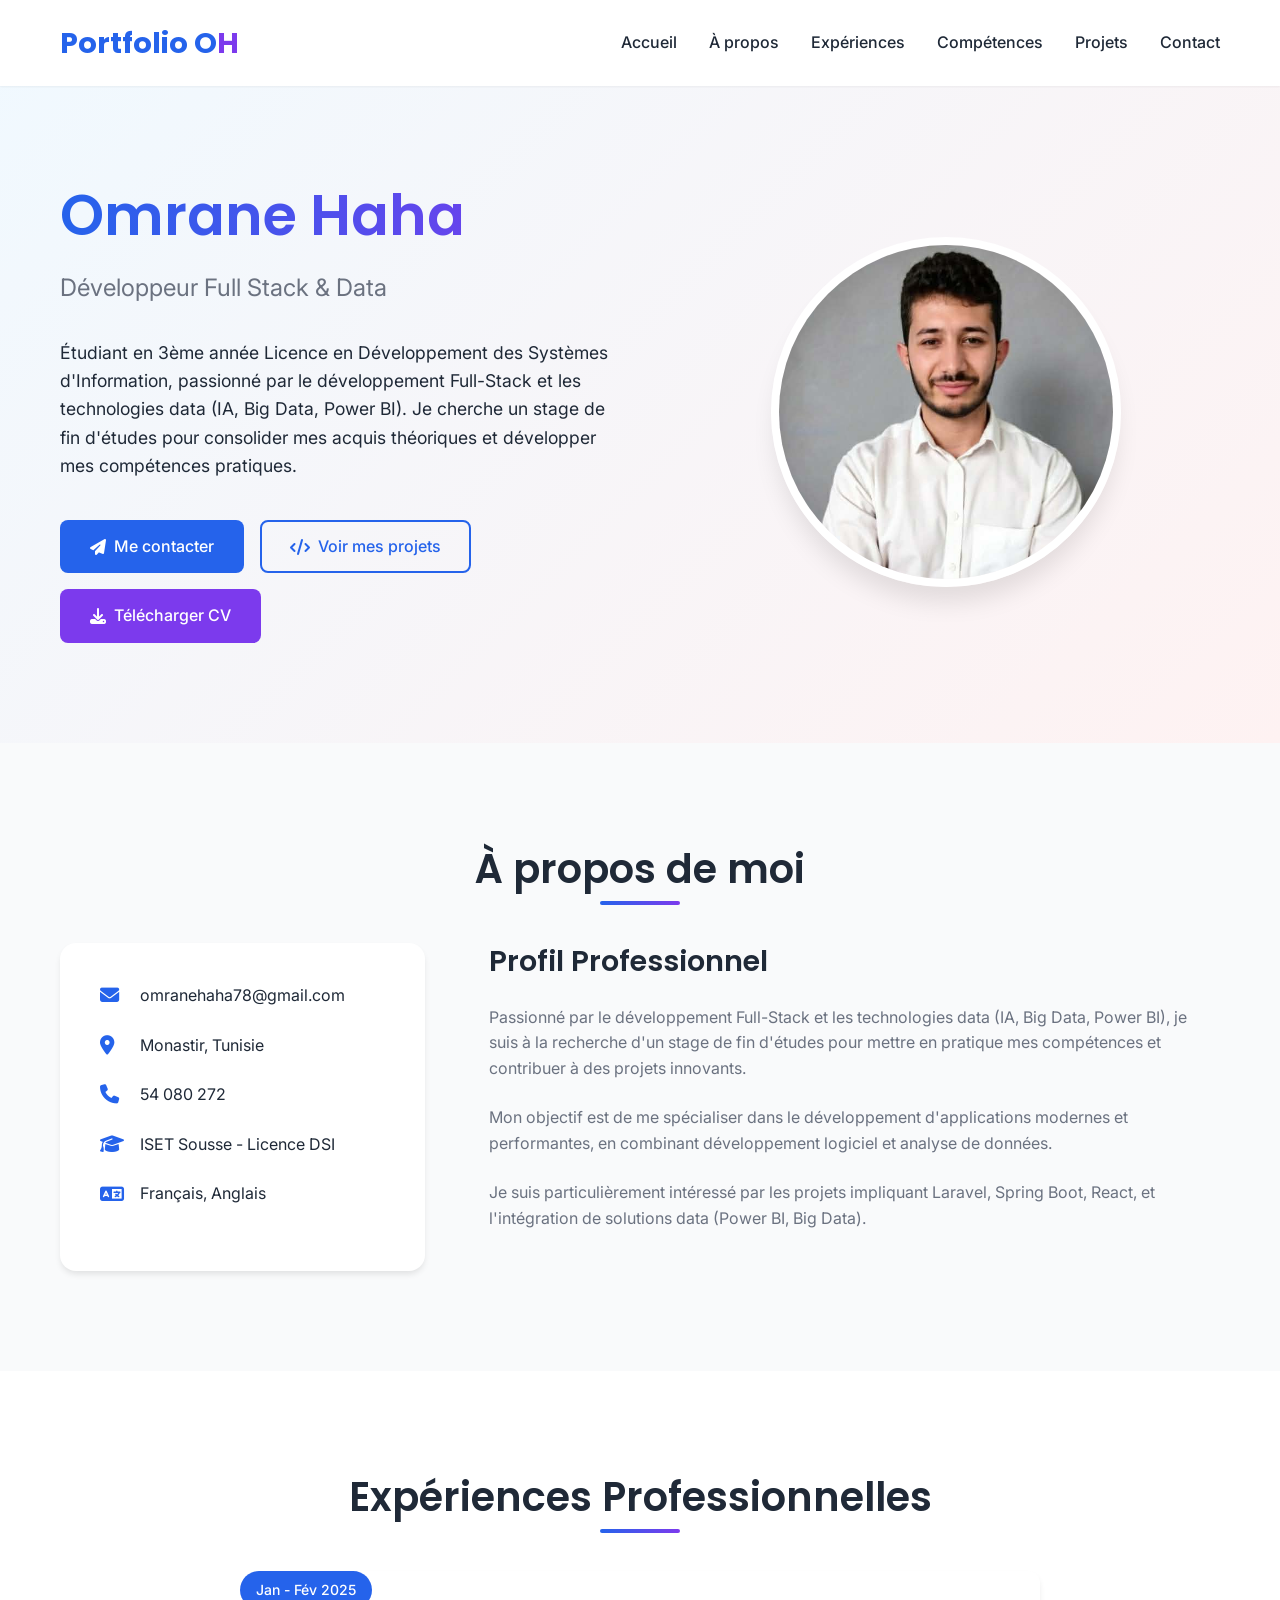
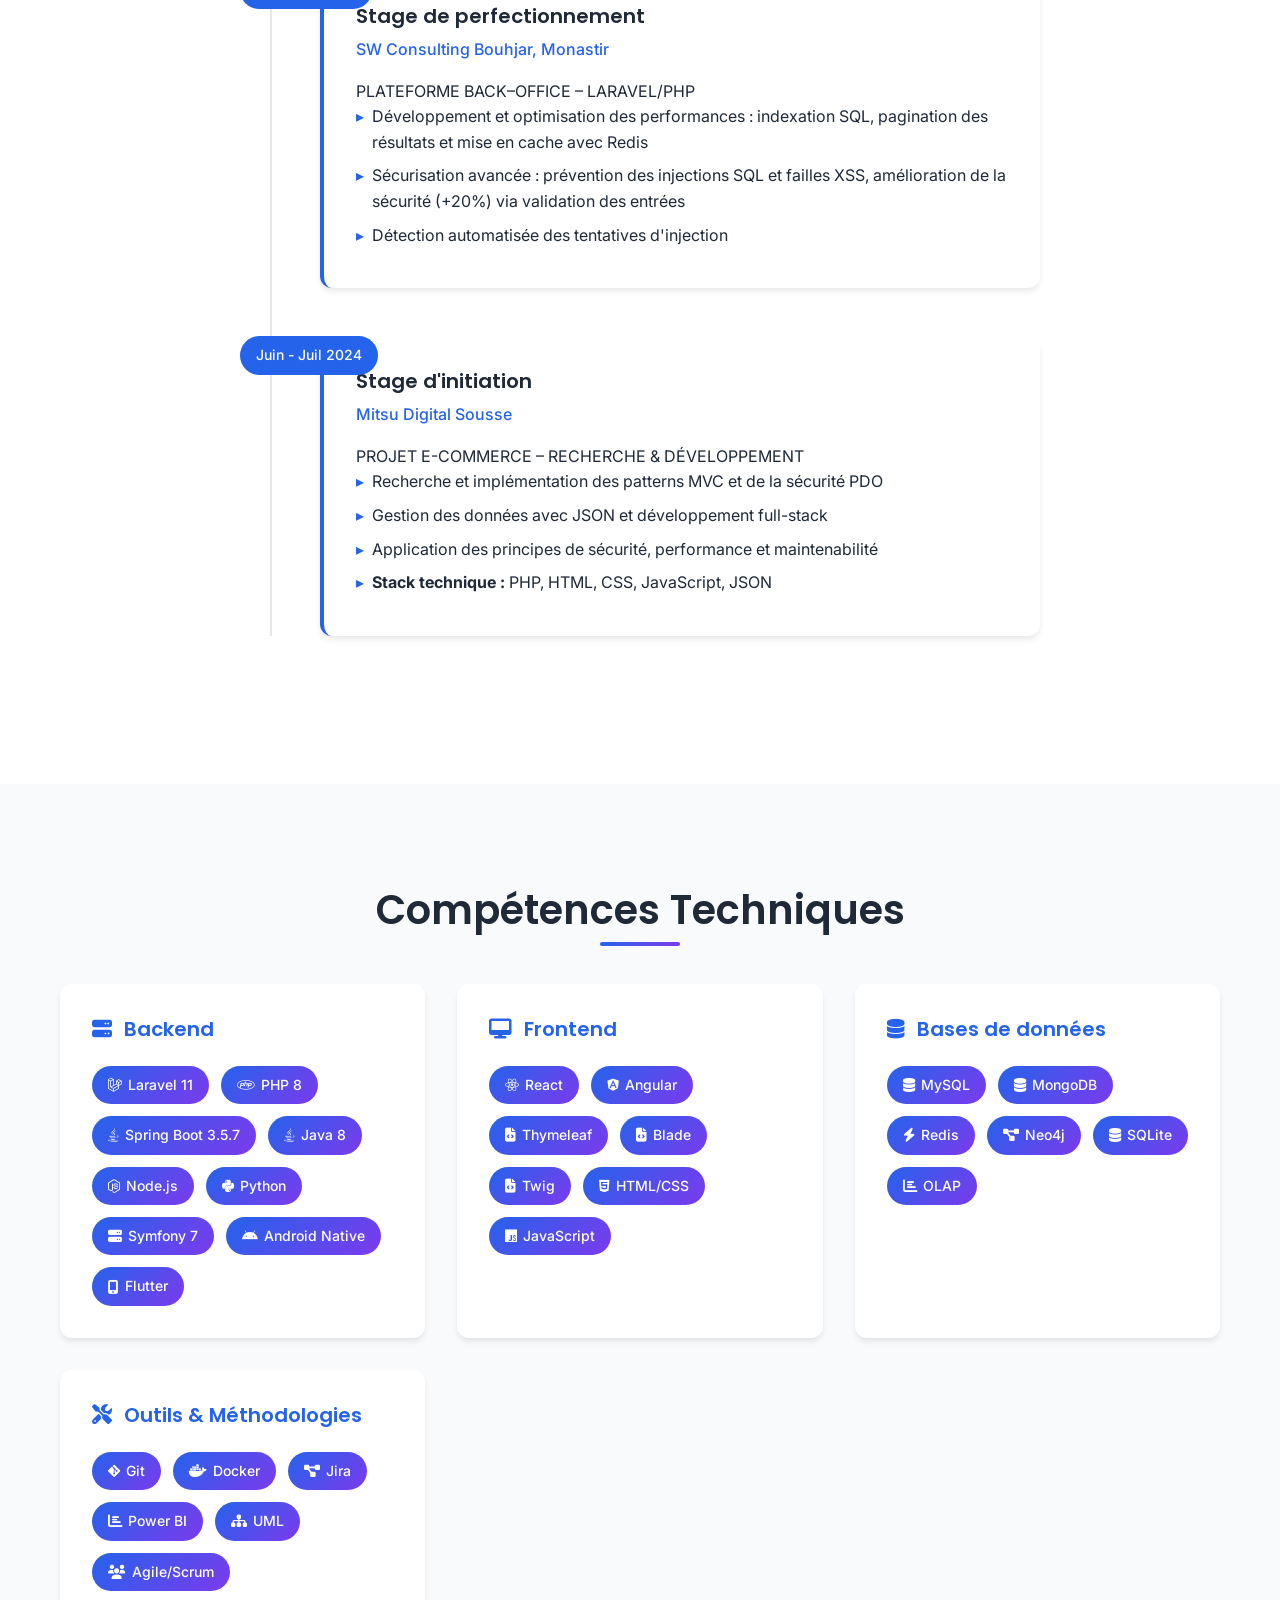
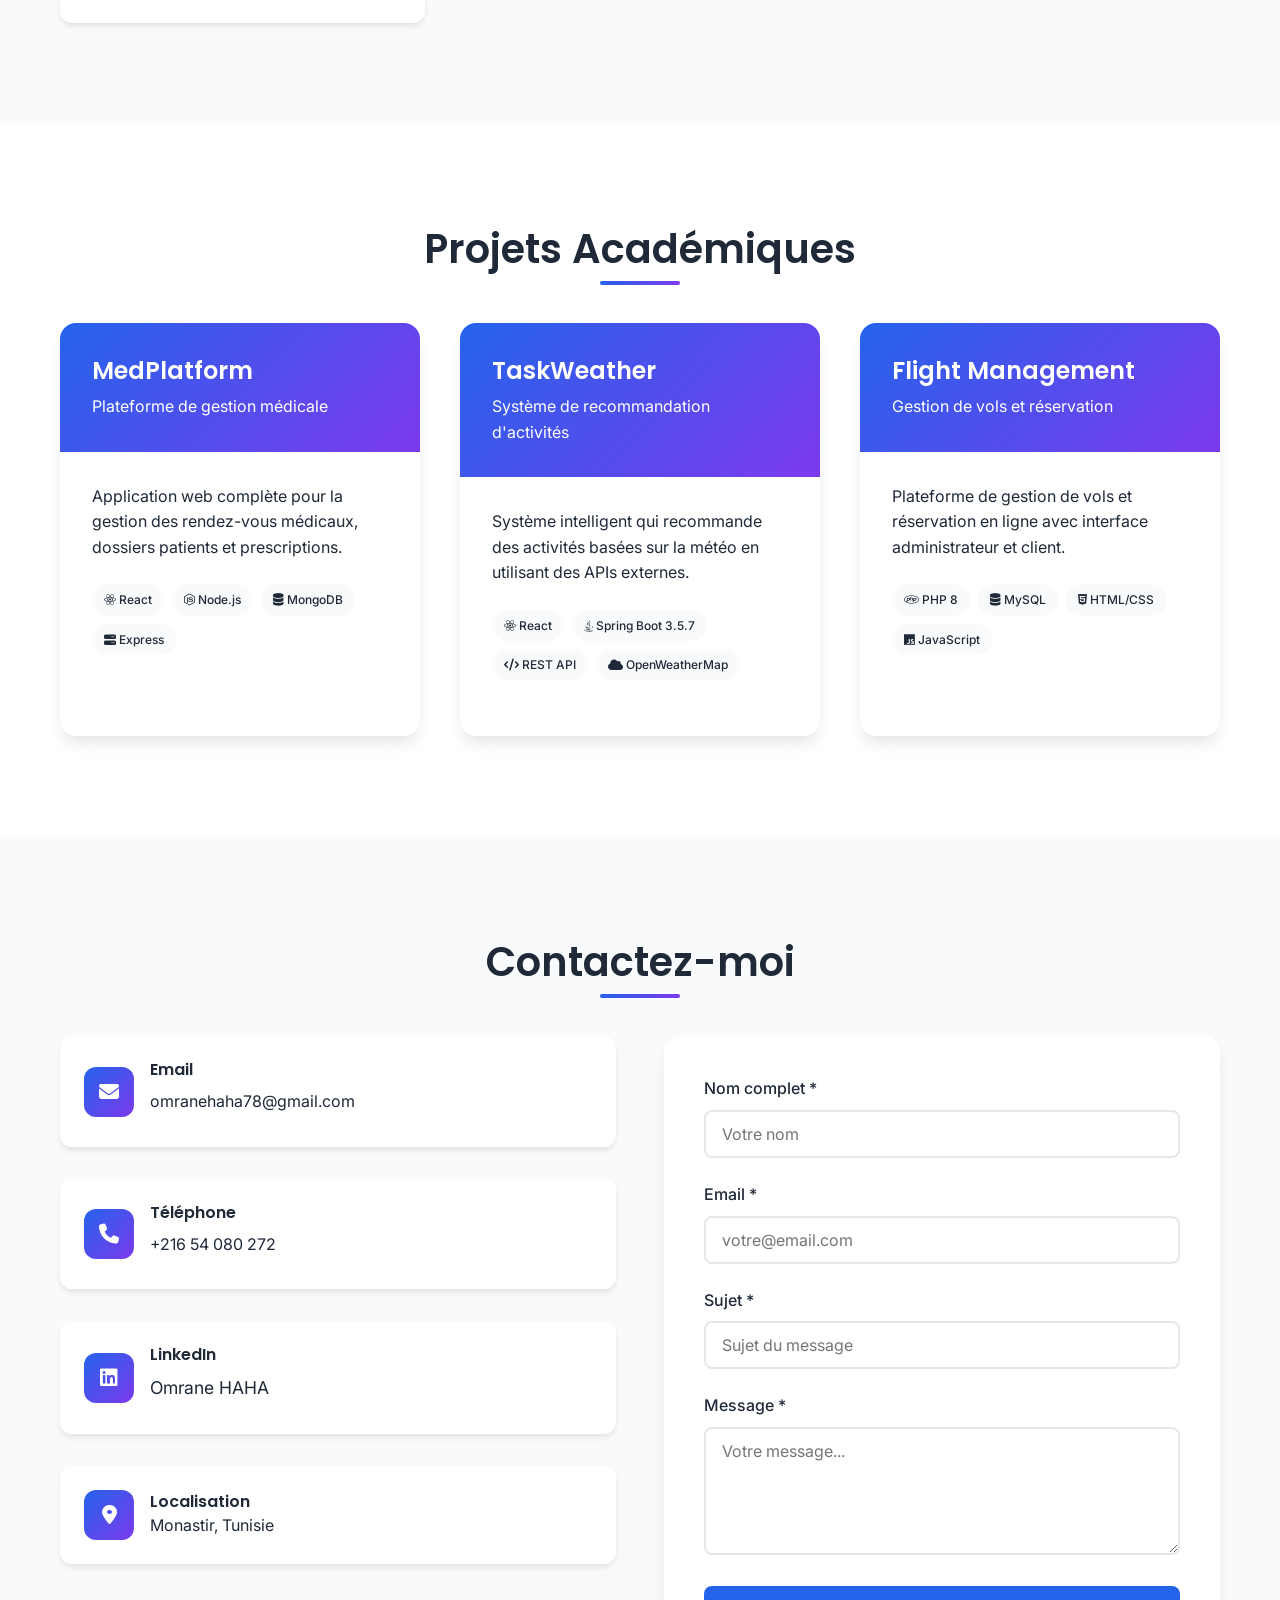
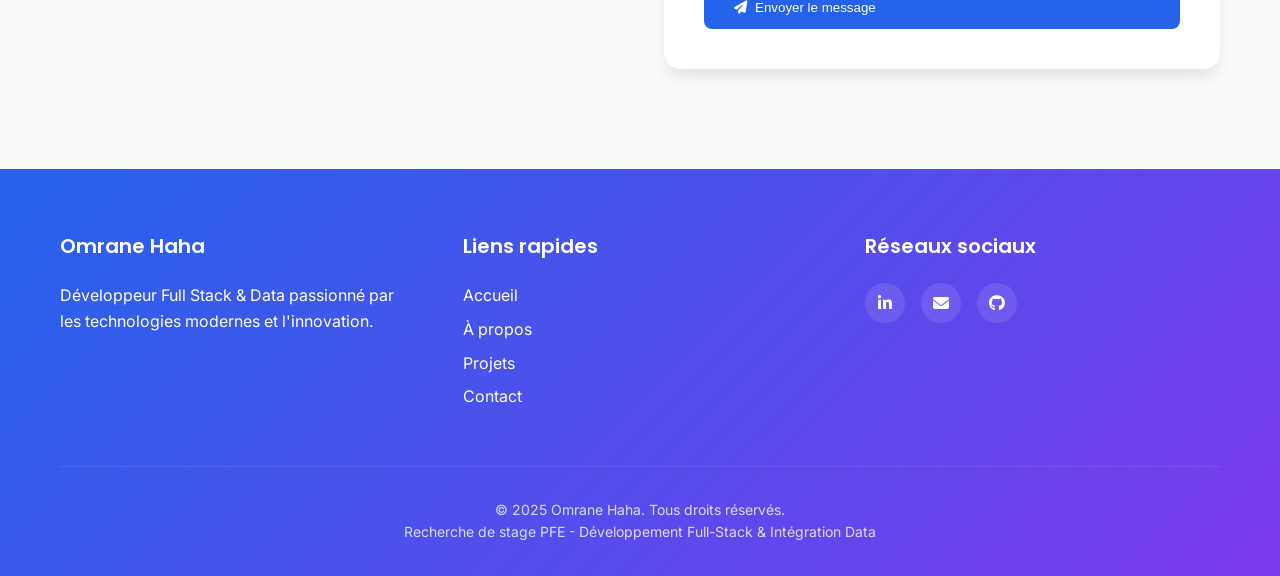
<file: index.html>
<!DOCTYPE html>
<html lang="fr" dir="ltr">

<head>
    <meta charset="UTF-8">
    <meta name="viewport" content="width=device-width, initial-scale=1.0">
    <title>Omrane Haha - Développeur Full Stack & Data</title>
    <link rel="icon" type="image/x-icon" href="images/portfolio_5989222.png">
    <meta name="description"
        content="Portfolio de Omrane Haha, Développeur Full Stack spécialisé en Laravel, Spring Boot, React et technologies Data.">
    <link rel="stylesheet" href="https://cdnjs.cloudflare.com/ajax/libs/font-awesome/6.4.0/css/all.min.css">
    <link
        href="https://fonts.googleapis.com/css2?family=Poppins:wght@300;400;500;600;700&family=Inter:wght@300;400;500;600&display=swap"
        rel="stylesheet">
    <link href="style.css" rel="stylesheet">

</head>

<body>
    <!-- Navigation -->
    <header>
        <div class="container nav-container">
            <a href="#" class="logo">Portfolio O<span>H</span></a>
            
            <button class="mobile-menu-btn">
                <i class="fas fa-bars"></i>
            </button>
            <ul class="nav-links">
                <li><a href="#hero">Accueil</a></li>
                <li><a href="#about">À propos</a></li>
                <li><a href="#experience">Expériences</a></li>
                <li><a href="#skills">Compétences</a></li>
                <li><a href="#projects">Projets</a></li>
                <li><a href="#contact">Contact</a></li>
            </ul>
        </div>
    </header>

    <!-- Hero Section -->
    <section id="hero" class="hero">
        <div class="container">
            <div class="hero-content">
                <div class="hero-text">
                    <h1>Omrane Haha</h1>
                    <div class="subtitle">Développeur Full Stack & Data</div>
                    <p>Étudiant en 3ème année Licence en Développement des Systèmes d'Information, passionné par le
                        développement Full-Stack et les technologies data (IA, Big Data, Power BI). Je cherche un stage
                        de fin d'études pour consolider mes acquis théoriques et développer mes compétences pratiques.
                    </p>
                    <div class="hero-buttons">
                        <a href="#contact" class="btn">
                            <i class="fas fa-paper-plane"></i> Me contacter
                        </a>
                        <a href="#projects" class="btn btn-outline">
                            <i class="fas fa-code"></i> Voir mes projets
                        </a>
                        <!-- Bouton pour télécharger le CV -->
                        <a href="CV_Omrane_haha.pdf" class="btn" download style="background: var(--secondary-color);">
                            <i class="fas fa-download"></i> Télécharger CV
                        </a>
                    </div>
                </div>
                <div class="hero-image">
                    <div class="profile-image">
                        <!-- Remplacez l'URL ci-dessous par l'URL de votre photo -->
                        <img src="images/portfolio.jfif" alt="Photo de Omrane Haha"
                            onerror="this.src='https://ui-avatars.com/api/?name=Omrane+Haha&size=350&background=2563eb&color=fff&bold=true'">
                    </div>
                </div>
            </div>
        </div>
    </section>

    <!-- About Section -->
    <section id="about" class="section">
        <div class="container">
            <h2 class="section-title">À propos de moi</h2>
            <div class="about-content">
                <div class="about-info">
                    <div class="info-item">
                        <i class="fas fa-envelope"></i>
                        <span>omranehaha78@gmail.com</span>
                    </div>
                    <div class="info-item">
                        <i class="fas fa-map-marker-alt"></i>
                        <span>Monastir, Tunisie</span>
                    </div>
                    <div class="info-item">
                        <i class="fas fa-phone"></i>
                        <span>54 080 272</span>
                    </div>
                    <div class="info-item">
                        <i class="fas fa-graduation-cap"></i>
                        <span>ISET Sousse - Licence DSI</span>
                    </div>
                    <div class="info-item">
                        <i class="fas fa-language"></i>
                        <span>Français, Anglais</span>
                    </div>
                </div>
                <div class="about-details">
                    <h3>Profil Professionnel</h3>
                    <p>Passionné par le développement Full-Stack et les technologies data (IA, Big Data, Power BI), je
                        suis à la recherche d'un stage de fin d'études pour mettre en pratique mes compétences et
                        contribuer à des projets innovants.</p>
                    <p>Mon objectif est de me spécialiser dans le développement d'applications modernes et performantes,
                        en combinant développement logiciel et analyse de données.</p>
                    <p>Je suis particulièrement intéressé par les projets impliquant Laravel, Spring Boot, React, et
                        l'intégration de solutions data (Power BI, Big Data).</p>
                </div>
            </div>
        </div>
    </section>

    <!-- Experience Section -->
    <section id="experience" class="section" style="background: var(--bg-white);">
        <div class="container">
            <h2 class="section-title">Expériences Professionnelles</h2>
            <div class="experience-timeline">
                <div class="timeline-item">
                    <div class="timeline-date">Jan - Fév 2025</div>
                    <div class="timeline-content">
                        <h4>Stage de perfectionnement</h4>
                        <div class="company">SW Consulting Bouhjar, Monastir</div>
                        <p>PLATEFORME BACK–OFFICE – LARAVEL/PHP</p>
                        <ul>
                            <li>Développement et optimisation des performances : indexation SQL, pagination des
                                résultats et mise en cache avec Redis</li>
                            <li>Sécurisation avancée : prévention des injections SQL et failles XSS, amélioration de la
                                sécurité (+20%) via validation des entrées</li>
                            <li>Détection automatisée des tentatives d'injection</li>
                        </ul>
                    </div>
                </div>
                <div class="timeline-item">
                    <div class="timeline-date">Juin - Juil 2024</div>
                    <div class="timeline-content">
                        <h4>Stage d'initiation</h4>
                        <div class="company">Mitsu Digital Sousse</div>
                        <p>PROJET E-COMMERCE – RECHERCHE & DÉVELOPPEMENT</p>
                        <ul>
                            <li>Recherche et implémentation des patterns MVC et de la sécurité PDO</li>
                            <li>Gestion des données avec JSON et développement full-stack</li>
                            <li>Application des principes de sécurité, performance et maintenabilité</li>
                            <li><strong>Stack technique :</strong> PHP, HTML, CSS, JavaScript, JSON</li>
                        </ul>
                    </div>
                </div>
            </div>
        </div>
    </section>

    <!-- Skills Section -->
    <section id="skills" class="section">
        <div class="container">
            <h2 class="section-title">Compétences Techniques</h2>
            <div class="skills-grid">
                <div class="skill-category">
                    <h3><i class="fas fa-server"></i> Backend</h3>
                    <div class="skill-items">
                        <span class="skill-tag"><i class="fab fa-laravel"></i> Laravel 11</span>
                        <span class="skill-tag"><i class="fab fa-php"></i> PHP 8</span>
                        <span class="skill-tag"><i class="fab fa-java"></i> Spring Boot 3.5.7</span>
                        <span class="skill-tag"><i class="fab fa-java"></i> Java 8</span>
                        <span class="skill-tag"><i class="fab fa-node-js"></i> Node.js</span>
                        <span class="skill-tag"><i class="fab fa-python"></i> Python</span>
                        <span class="skill-tag"><i class="fas fa-server"></i> Symfony 7</span>
                        <span class="skill-tag"><i class="fab fa-android"></i> Android Native</span>
                        <span class="skill-tag"><i class="fas fa-mobile-alt"></i> Flutter</span>
                    </div>
                </div>
                <div class="skill-category">
                    <h3><i class="fas fa-desktop"></i> Frontend</h3>
                    <div class="skill-items">
                        <span class="skill-tag"><i class="fab fa-react"></i> React</span>
                        <span class="skill-tag"><i class="fab fa-angular"></i> Angular</span>
                        <span class="skill-tag"><i class="fas fa-file-code"></i> Thymeleaf</span>
                        <span class="skill-tag"><i class="fas fa-file-code"></i> Blade</span>
                        <span class="skill-tag"><i class="fas fa-file-code"></i> Twig</span>
                        <span class="skill-tag"><i class="fab fa-html5"></i> HTML/CSS</span>
                        <span class="skill-tag"><i class="fab fa-js"></i> JavaScript</span>
                    </div>
                </div>
                <div class="skill-category">
                    <h3><i class="fas fa-database"></i> Bases de données</h3>
                    <div class="skill-items">
                        <span class="skill-tag"><i class="fas fa-database"></i> MySQL</span>
                        <span class="skill-tag"><i class="fas fa-database"></i> MongoDB</span>
                        <span class="skill-tag"><i class="fas fa-bolt"></i> Redis</span>
                        <span class="skill-tag"><i class="fas fa-project-diagram"></i> Neo4j</span>
                        <span class="skill-tag"><i class="fas fa-database"></i> SQLite</span>
                        <span class="skill-tag"><i class="fas fa-chart-bar"></i> OLAP</span>
                    </div>
                </div>
                <div class="skill-category">
                    <h3><i class="fas fa-tools"></i> Outils & Méthodologies</h3>
                    <div class="skill-items">
                        <span class="skill-tag"><i class="fab fa-git-alt"></i> Git</span>
                        <span class="skill-tag"><i class="fab fa-docker"></i> Docker</span>
                        <span class="skill-tag"><i class="fas fa-project-diagram"></i> Jira</span>
                        <span class="skill-tag"><i class="fas fa-chart-bar"></i> Power BI</span>
                        <span class="skill-tag"><i class="fas fa-sitemap"></i> UML</span>
                        <span class="skill-tag"><i class="fas fa-users"></i> Agile/Scrum</span>
                    </div>
                </div>
            </div>
        </div>
    </section>

    <!-- Projects Section -->
    <section id="projects" class="section" style="background: var(--bg-white);">
        <div class="container">
            <h2 class="section-title">Projets Académiques</h2>
            <div class="projects-grid">
                <div class="project-card">
                    <div class="project-header">
                        <div class="project-icon">
                        </div>
                        <h3>MedPlatform</h3>
                        <p>Plateforme de gestion médicale</p>
                    </div>
                    <div class="project-content">
                        <p>Application web complète pour la gestion des rendez-vous médicaux, dossiers patients et
                            prescriptions.</p>
                        <div class="project-tech">
                            <span class="tech-tag"><i class="fab fa-react"></i> React</span>
                            <span class="tech-tag"><i class="fab fa-node-js"></i> Node.js</span>
                            <span class="tech-tag"><i class="fas fa-database"></i> MongoDB</span>
                            <span class="tech-tag"><i class="fas fa-server"></i> Express</span>
                        </div>
                    </div>
                </div>
                <div class="project-card">
                    <div class="project-header">
                        <div class="project-icon">
                        </div>
                        <h3>TaskWeather</h3>
                        <p>Système de recommandation d'activités</p>
                    </div>
                    <div class="project-content">
                        <p>Système intelligent qui recommande des activités basées sur la météo en utilisant des APIs
                            externes.</p>
                        <div class="project-tech">
                            <span class="tech-tag"><i class="fab fa-react"></i> React</span>
                            <span class="tech-tag"><i class="fab fa-java"></i> Spring Boot 3.5.7</span>
                            <span class="tech-tag"><i class="fas fa-code"></i> REST API</span>
                            <span class="tech-tag"><i class="fas fa-cloud"></i> OpenWeatherMap</span>
                        </div>
                    </div>
                </div>
                <div class="project-card">
                    <div class="project-header">
                        <div class="project-icon">
                        </div>
                        <h3>Flight Management</h3>
                        <p>Gestion de vols et réservation</p>
                    </div>
                    <div class="project-content">
                        <p>Plateforme de gestion de vols et réservation en ligne avec interface administrateur et
                            client.</p>
                        <div class="project-tech">
                            <span class="tech-tag"><i class="fab fa-php"></i> PHP 8</span>
                            <span class="tech-tag"><i class="fas fa-database"></i> MySQL</span>
                            <span class="tech-tag"><i class="fab fa-html5"></i> HTML/CSS</span>
                            <span class="tech-tag"><i class="fab fa-js"></i> JavaScript</span>
                        </div>
                    </div>
                </div>
            </div>
        </div>
    </section>

    <!-- Contact Section -->

    <section id="contact" class="section">
        <div class="container">
            <h2 class="section-title">Contactez-moi</h2>
            <div class="contact-content">
                <div class="contact-info">
                    <div class="contact-item">
                        <div class="contact-icon">
                            <i class="fas fa-envelope"></i>
                        </div>
                        <div>
                            <h4>Email</h4>
                            <p style="margin: 0.5rem 0;">
                                <a href="mailto:omranehaha78@gmail.com"
                                    style="color: #1f2937; text-decoration: none; display: flex; align-items: center; gap: 0.5rem;">
                                    omranehaha78@gmail.com
                                </a>
                            </p>
                        </div>
                    </div>
                    <div class="contact-item">
                        <div class="contact-icon">
                            <i class="fas fa-phone"></i>
                        </div>
                        <div>
                            <h4>Téléphone</h4>
                            <p style="margin: 0.5rem 0;">
                                <a href="tel:+21654080272"
                                    style="color: #1f2937; text-decoration: none; display: flex; align-items: center; gap: 0.5rem;">
                                    +216 54 080 272
                                </a>
                            </p>
                        </div>
                    </div>
                    <div class="contact-item">
                        <div class="contact-icon">
                            <i class="fab fa-linkedin"></i>
                        </div>
                        <div>
                            <h4>LinkedIn</h4>
                            <p style="margin: 0.5rem 0; font-size: 1.1rem;">
                                <a href="https://www.linkedin.com/in/omrane-haha-b50870235" target="_blank"
                                    style="color: #1f2937; text-decoration: none; ">
                                    Omrane HAHA
                                </a>
                            </p>
                        </div>
                    </div>
                    <div class="contact-item">
                        <div class="contact-icon">
                            <i class="fas fa-map-marker-alt"></i>
                        </div>
                        <div>
                            <h4>Localisation</h4>
                            <p>Monastir, Tunisie</p>
                        </div>
                    </div>
                </div>
                <div class="contact-form">
                    <form id="contactForm">
                        <div id="formMessages"></div>
                        <div class="form-group">
                            <label for="name">Nom complet *</label>
                            <input type="text" id="name" name="name" class="form-control" placeholder="Votre nom"
                                required>
                        </div>
                        <div class="form-group">
                            <label for="email">Email *</label>
                            <input type="email" id="email" name="email" class="form-control"
                                placeholder="votre@email.com" required>
                        </div>
                        <div class="form-group">
                            <label for="subject">Sujet *</label>
                            <input type="text" id="subject" name="subject" class="form-control"
                                placeholder="Sujet du message" required>
                        </div>
                        <div class="form-group">
                            <label for="message">Message *</label>
                            <textarea id="message" name="message" class="form-control" rows="5"
                                placeholder="Votre message..." required></textarea>
                        </div>
                        <button type="submit" class="btn" style="width: 100%;" id="submitBtn">
                            <i class="fas fa-paper-plane"></i> Envoyer le message
                        </button>
                    </form>
                </div>
            </div>
        </div>
    </section>
    <!-- Footer -->
    <footer>
        <div class="container">
            <div class="footer-content">
                <div class="footer-section">
                    <h3>Omrane Haha</h3>
                    <p>Développeur Full Stack & Data passionné par les technologies modernes et l'innovation.</p>
                </div>
                <div class="footer-section">
                    <h3>Liens rapides</h3>
                    <ul style="list-style: none; padding: 0;">
                        <li><a href="#hero"
                                style="color: white; text-decoration: none; display: block; margin-bottom: 0.5rem;">Accueil</a>
                        </li>
                        <li><a href="#about"
                                style="color: white; text-decoration: none; display: block; margin-bottom: 0.5rem;">À
                                propos</a></li>
                        <li><a href="#projects"
                                style="color: white; text-decoration: none; display: block; margin-bottom: 0.5rem;">Projets</a>
                        </li>
                        <li><a href="#contact"
                                style="color: white; text-decoration: none; display: block; margin-bottom: 0.5rem;">Contact</a>
                        </li>
                    </ul>
                </div>
                <div class="footer-section">
                    <h3>Réseaux sociaux</h3>
                    <div class="social-links">
                        <a href="https://www.linkedin.com/in/omrane-haha-b50870235/" class="social-link"
                            target="_blank">
                            <i class="fab fa-linkedin-in"></i>
                        </a>
                        <a href="mailto:omranehaha78@gmail.com" class="social-link">
                            <i class="fas fa-envelope"></i>
                        </a>
                        <a href="https://github.com/Omrane2020" class="social-link" target="_blank">
                            <i class="fab fa-github"></i>
                        </a>
                    </div>
                </div>
            </div>
            <div class="copyright">
                <p>&copy; 2025 Omrane Haha. Tous droits réservés.</p>
                <p>Recherche de stage PFE - Développement Full-Stack & Intégration Data</p>
            </div>
        </div>
    </footer>
    <script src="script.js"></script>
</body>

</html>
</file>
<file: style.css>
:root {
    --primary-color: #2563eb;
    --primary-dark: #1d4ed8;
    --secondary-color: #7c3aed;
    --accent-color: #10b981;
    --text-dark: #1f2937;
    --text-light: #6b7280;
    --bg-light: #f9fafb;
    --bg-white: #ffffff;
    --border-color: #e5e7eb;
    --shadow-sm: 0 1px 2px 0 rgba(0, 0, 0, 0.05);
    --shadow-md: 0 4px 6px -1px rgba(0, 0, 0, 0.1);
    --shadow-lg: 0 10px 15px -3px rgba(0, 0, 0, 0.1);
    --shadow-xl: 0 20px 25px -5px rgba(0, 0, 0, 0.1);
}

* {
    margin: 0;
    padding: 0;
    box-sizing: border-box;
}

html {
    scroll-behavior: smooth;
}

body {
    font-family: 'Inter', sans-serif;
    line-height: 1.6;
    color: var(--text-dark);
    background-color: var(--bg-light);
    overflow-x: hidden;
}

h1,
h2,
h3,
h4,
h5 {
    font-family: 'Poppins', sans-serif;
    font-weight: 600;
    line-height: 1.3;
}

.container {
    width: 100%;
    max-width: 1200px;
    margin: 0 auto;
    padding: 0 20px;
}

.section {
    padding: 100px 0;
}

.section-title {
    font-size: 2.5rem;
    margin-bottom: 3rem;
    text-align: center;
    position: relative;
}

.section-title::after {
    content: '';
    position: absolute;
    bottom: -10px;
    left: 50%;
    transform: translateX(-50%);
    width: 80px;
    height: 4px;
    background: linear-gradient(to right, var(--primary-color), var(--secondary-color));
    border-radius: 2px;
}

.btn {
    display: inline-flex;
    align-items: center;
    gap: 8px;
    padding: 12px 28px;
    background: var(--primary-color);
    color: white;
    text-decoration: none;
    border-radius: 8px;
    font-weight: 500;
    transition: all 0.3s ease;
    border: 2px solid transparent;
}

.btn:hover {
    background: var(--primary-dark);
    transform: translateY(-2px);
    box-shadow: var(--shadow-lg);
}

.btn-outline {
    background: transparent;
    color: var(--primary-color);
    border-color: var(--primary-color);
}

.btn-outline:hover {
    background: var(--primary-color);
    color: white;
}

/* Header & Navigation */
header {
    position: fixed;
    top: 0;
    width: 100%;
    background: rgba(255, 255, 255, 0.95);
    backdrop-filter: blur(10px);
    z-index: 1000;
    box-shadow: var(--shadow-sm);
    padding: 20px 0;
}

.nav-container {
    display: flex;
    justify-content: space-between;
    align-items: center;
}

.logo {
    font-family: 'Poppins', sans-serif;
    font-size: 1.8rem;
    font-weight: 700;
    color: var(--primary-color);
    text-decoration: none;
}

.logo span {
    color: var(--secondary-color);
}

.nav-links {
    display: flex;
    gap: 2rem;
    list-style: none;
}

.nav-links a {
    color: var(--text-dark);
    text-decoration: none;
    font-weight: 500;
    padding: 8px 0;
    position: relative;
    transition: color 0.3s ease;
}

.nav-links a:hover {
    color: var(--primary-color);
}

.nav-links a::after {
    content: '';
    position: absolute;
    bottom: 0;
    left: 0;
    width: 0;
    height: 2px;
    background: var(--primary-color);
    transition: width 0.3s ease;
}

.nav-links a:hover::after {
    width: 100%;
}

.mobile-menu-btn {
    display: none;
    background: none;
    border: none;
    font-size: 1.5rem;
    color: var(--text-dark);
    cursor: pointer;
}

/* Hero Section */
.hero {
    padding: 180px 0 100px;
    background: linear-gradient(135deg, #f0f9ff 0%, #fef2f2 100%);
    position: relative;
    overflow: hidden;
}

.hero-content {
    display: grid;
    grid-template-columns: 1fr 1fr;
    gap: 4rem;
    align-items: center;
}

.hero-text h1 {
    font-size: 3.5rem;
    margin-bottom: 1rem;
    background: linear-gradient(to right, var(--primary-color), var(--secondary-color));
    -webkit-background-clip: text;
    -webkit-text-fill-color: transparent;
}

.hero-text .subtitle {
    font-size: 1.5rem;
    color: var(--text-light);
    margin-bottom: 2rem;
}

.hero-text p {
    font-size: 1.1rem;
    margin-bottom: 2.5rem;
    color: var(--text-dark);
}

.hero-buttons {
    display: flex;
    gap: 1rem;
    flex-wrap: wrap;
}

.hero-image {
    display: flex;
    justify-content: center;
    align-items: center;
}

.profile-image {
    width: 350px;
    height: 350px;
    border-radius: 50%;
    position: relative;
    box-shadow: var(--shadow-xl);
    overflow: hidden;
    border: 8px solid var(--bg-white);
}

.profile-image img {
    width: 100%;
    height: 100%;
    object-fit: cover;
    transition: transform 0.3s ease;
}

.profile-image:hover img {
    transform: scale(1.05);
}

.profile-image::before {
    content: '';
    position: absolute;
    inset: -8px;
    background: linear-gradient(135deg, var(--primary-color), var(--secondary-color));
    border-radius: 50%;
    z-index: -1;
    opacity: 0.3;
    animation: pulse 2s infinite;
}

@keyframes pulse {

    0%,
    100% {
        transform: scale(1);
        opacity: 0.3;
    }

    50% {
        transform: scale(1.05);
        opacity: 0.5;
    }
}

/* About Section */
.about-content {
    display: grid;
    grid-template-columns: 1fr 2fr;
    gap: 4rem;
    align-items: start;
}

.about-info {
    background: var(--bg-white);
    padding: 2.5rem;
    border-radius: 16px;
    box-shadow: var(--shadow-md);
}

.info-item {
    display: flex;
    align-items: center;
    gap: 1rem;
    margin-bottom: 1.5rem;
}

.info-item i {
    color: var(--primary-color);
    font-size: 1.2rem;
    width: 24px;
}

.about-details h3 {
    font-size: 1.8rem;
    margin-bottom: 1.5rem;
}

.about-details p {
    margin-bottom: 1.5rem;
    color: var(--text-light);
}

/* Experience Section */
.experience-timeline {
    position: relative;
    max-width: 800px;
    margin: 0 auto;
}

.experience-timeline::before {
    content: '';
    position: absolute;
    left: 30px;
    top: 0;
    bottom: 0;
    width: 2px;
    background: var(--border-color);
}

.timeline-item {
    position: relative;
    padding-left: 80px;
    margin-bottom: 3rem;
}

.timeline-date {
    position: absolute;
    left: 0;
    top: 0;
    background: var(--primary-color);
    color: white;
    padding: 8px 16px;
    border-radius: 20px;
    font-size: 0.875rem;
    font-weight: 500;
}

.timeline-content {
    background: var(--bg-white);
    padding: 2rem;
    border-radius: 12px;
    box-shadow: var(--shadow-md);
    border-left: 4px solid var(--primary-color);
}

.timeline-content h4 {
    font-size: 1.25rem;
    margin-bottom: 0.5rem;
}

.timeline-content .company {
    color: var(--primary-color);
    font-weight: 500;
    margin-bottom: 1rem;
}

.timeline-content ul {
    list-style: none;
    padding-left: 1rem;
}

.timeline-content li {
    margin-bottom: 0.5rem;
    position: relative;
}

.timeline-content li::before {
    content: '▸';
    color: var(--primary-color);
    position: absolute;
    left: -1rem;
}

/* Skills Section */
.skills-grid {
    display: grid;
    grid-template-columns: repeat(auto-fit, minmax(300px, 1fr));
    gap: 2rem;
}

.skill-category {
    background: var(--bg-white);
    padding: 2rem;
    border-radius: 12px;
    box-shadow: var(--shadow-md);
}

.skill-category h3 {
    display: flex;
    align-items: center;
    gap: 0.75rem;
    font-size: 1.25rem;
    margin-bottom: 1.5rem;
    color: var(--primary-color);
}

.skill-items {
    display: flex;
    flex-wrap: wrap;
    gap: 0.75rem;
}

.skill-tag {
    background: linear-gradient(135deg, var(--primary-color), var(--secondary-color));
    color: white;
    padding: 8px 16px;
    border-radius: 20px;
    font-size: 0.875rem;
    font-weight: 500;
    display: inline-flex;
    align-items: center;
    gap: 6px;
}

.skill-tag i {
    font-size: 0.875rem;
}

/* Projects Section */
.projects-grid {
    display: grid;
    grid-template-columns: repeat(auto-fit, minmax(350px, 1fr));
    gap: 2.5rem;
}

.project-card {
    background: var(--bg-white);
    border-radius: 16px;
    overflow: hidden;
    box-shadow: var(--shadow-lg);
    transition: transform 0.3s ease, box-shadow 0.3s ease;
}

.project-card:hover {
    transform: translateY(-8px);
    box-shadow: var(--shadow-xl);
}

.project-header {
    padding: 2rem;
    background: linear-gradient(135deg, var(--primary-color), var(--secondary-color));
    color: white;
}

.project-header h3 {
    font-size: 1.5rem;
    margin-bottom: 0.5rem;
}

.project-content {
    padding: 2rem;
}

.project-tech {
    display: flex;
    flex-wrap: wrap;
    gap: 0.5rem;
    margin: 1.5rem 0;
}

.tech-tag {
    background: var(--bg-light);
    color: var(--text-dark);
    padding: 6px 12px;
    border-radius: 16px;
    font-size: 0.75rem;
    font-weight: 500;
}

/* Contact Section */
.contact-content {
    display: grid;
    grid-template-columns: 1fr 2fr;
    gap: 4rem;
}

.contact-info {
    display: flex;
    flex-direction: column;
    gap: 2rem;
}

.contact-item {
    display: flex;
    align-items: center;
    gap: 1rem;
    padding: 1.5rem;
    background: var(--bg-white);
    border-radius: 12px;
    box-shadow: var(--shadow-md);
}

.contact-icon {
    width: 50px;
    height: 50px;
    background: linear-gradient(135deg, var(--primary-color), var(--secondary-color));
    border-radius: 12px;
    display: flex;
    align-items: center;
    justify-content: center;
    color: white;
    font-size: 1.25rem;
}

.contact-form {
    background: var(--bg-white);
    padding: 2.5rem;
    border-radius: 16px;
    box-shadow: var(--shadow-lg);
}

.form-group {
    margin-bottom: 1.5rem;
}

.form-group label {
    display: block;
    margin-bottom: 0.5rem;
    font-weight: 500;
    color: var(--text-dark);
}

.form-control {
    width: 100%;
    padding: 12px 16px;
    border: 2px solid var(--border-color);
    border-radius: 8px;
    font-family: 'Inter', sans-serif;
    font-size: 1rem;
    transition: border-color 0.3s ease;
}

.form-control:focus {
    outline: none;
    border-color: var(--primary-color);
}

/* Footer */
footer {
    background: linear-gradient(135deg, var(--primary-color), var(--secondary-color));
    color: white;
    padding: 4rem 0 2rem;
}

.footer-content {
    display: grid;
    grid-template-columns: repeat(auto-fit, minmax(250px, 1fr));
    gap: 3rem;
    margin-bottom: 3rem;
}

.footer-section h3 {
    font-size: 1.25rem;
    margin-bottom: 1.5rem;
}

.social-links {
    display: flex;
    gap: 1rem;
}

.social-link {
    width: 40px;
    height: 40px;
    background: rgba(255, 255, 255, 0.1);
    border-radius: 50%;
    display: flex;
    align-items: center;
    justify-content: center;
    color: white;
    text-decoration: none;
    transition: background 0.3s ease;
}

.social-link:hover {
    background: rgba(255, 255, 255, 0.2);
    transform: translateY(-3px);
}

.copyright {
    text-align: center;
    padding-top: 2rem;
    border-top: 1px solid rgba(255, 255, 255, 0.1);
    font-size: 0.875rem;
    opacity: 0.8;
}

/* Responsive Design */
@media (max-width: 992px) {
    .hero-content {
        grid-template-columns: 1fr;
        text-align: center;
    }

    .about-content {
        grid-template-columns: 1fr;
    }

    .contact-content {
        grid-template-columns: 1fr;
    }

    .profile-image {
        width: 280px;
        height: 280px;
    }
}

@media (max-width: 768px) {
    .mobile-menu-btn {
        display: block;
    }

    .nav-links {
        position: fixed;
        top: 80px;
        left: 0;
        right: 0;
        background: var(--bg-white);
        flex-direction: column;
        padding: 2rem;
        gap: 1rem;
        box-shadow: var(--shadow-lg);
        transform: translateY(-100%);
        opacity: 0;
        visibility: hidden;
        transition: all 0.3s ease;
    }

    .nav-links.active {
        transform: translateY(0);
        opacity: 1;
        visibility: visible;
    }

    .hero-text h1 {
        font-size: 2.5rem;
    }

    .section-title {
        font-size: 2rem;
    }

    .projects-grid {
        grid-template-columns: 1fr;
    }
}

@media (max-width: 480px) {
    .hero-text h1 {
        font-size: 2rem;
    }

    .hero-buttons {
        flex-direction: column;
    }

    .btn {
        width: 100%;
        justify-content: center;
    }

    .profile-image {
        width: 220px;
        height: 220px;
    }
}
/* Styles pour la section contact statique */
.contact-content {
    display: grid;
    grid-template-columns: 1fr 1fr;
    gap: 3rem;
    margin-top: 2rem;
}

@media (max-width: 768px) {
    .contact-content {
        grid-template-columns: 1fr;
    }
}

.contact-card {
    background: white;
    border-radius: 12px;
    padding: 2rem;
    box-shadow: 0 4px 6px -1px rgba(0, 0, 0, 0.1), 
                0 2px 4px -1px rgba(0, 0, 0, 0.06);
    border: 1px solid #e5e7eb;
}

.contact-card-header {
    border-bottom: 2px solid var(--primary-color);
    padding-bottom: 1rem;
    margin-bottom: 1.5rem;
}

.contact-card-header h3 {
    color: var(--primary-color);
    font-size: 1.5rem;
    margin-bottom: 0.5rem;
}

.contact-card-header p {
    color: #6b7280;
    font-size: 0.95rem;
}

.availability-status {
    display: flex;
    align-items: center;
    gap: 0.75rem;
    margin-bottom: 2rem;
    padding: 0.75rem;
    background: #f0f9ff;
    border-radius: 8px;
}

.status-indicator {
    width: 12px;
    height: 12px;
    border-radius: 50%;
}

.status-indicator.active {
    background: #10b981;
    animation: pulse 2s infinite;
}

@keyframes pulse {
    0% {
        box-shadow: 0 0 0 0 rgba(16, 185, 129, 0.7);
    }
    70% {
        box-shadow: 0 0 0 10px rgba(16, 185, 129, 0);
    }
    100% {
        box-shadow: 0 0 0 0 rgba(16, 185, 129, 0);
    }
}

.contact-details {
    display: flex;
    flex-direction: column;
    gap: 1.5rem;
    margin-bottom: 2rem;
}

.detail-item {
    display: flex;
    align-items: flex-start;
    gap: 1rem;
}

.detail-item i {
    color: var(--primary-color);
    font-size: 1.2rem;
    margin-top: 0.25rem;
}

.detail-item strong {
    display: block;
    color: #1f2937;
    margin-bottom: 0.25rem;
}

.detail-item p {
    color: #6b7280;
    margin: 0;
    font-size: 0.95rem;
}

.contact-cta h4 {
    color: var(--primary-color);
    margin-bottom: 1rem;
    font-size: 1.1rem;
}

.contact-cta ul {
    list-style: none;
    padding: 0;
    margin: 0;
}

.contact-cta li {
    margin-bottom: 0.75rem;
    padding-left: 1.5rem;
    position: relative;
    color: #4b5563;
}

.contact-cta li:before {
    content: "•";
    color: var(--primary-color);
    position: absolute;
    left: 0;
}

.contact-cta strong {
    color: #1f2937;
}

/* Styles pour les liens de contact */
.contact-item a {
    transition: color 0.3s ease;
    color: #1f2937;
    text-decoration: none;
}

.contact-item a:hover {
    color: var(--primary-color);
}

.contact-item a span {
    transition: transform 0.2s ease;
}

.contact-item a:hover span {
    transform: translateX(3px);
}
</file>
